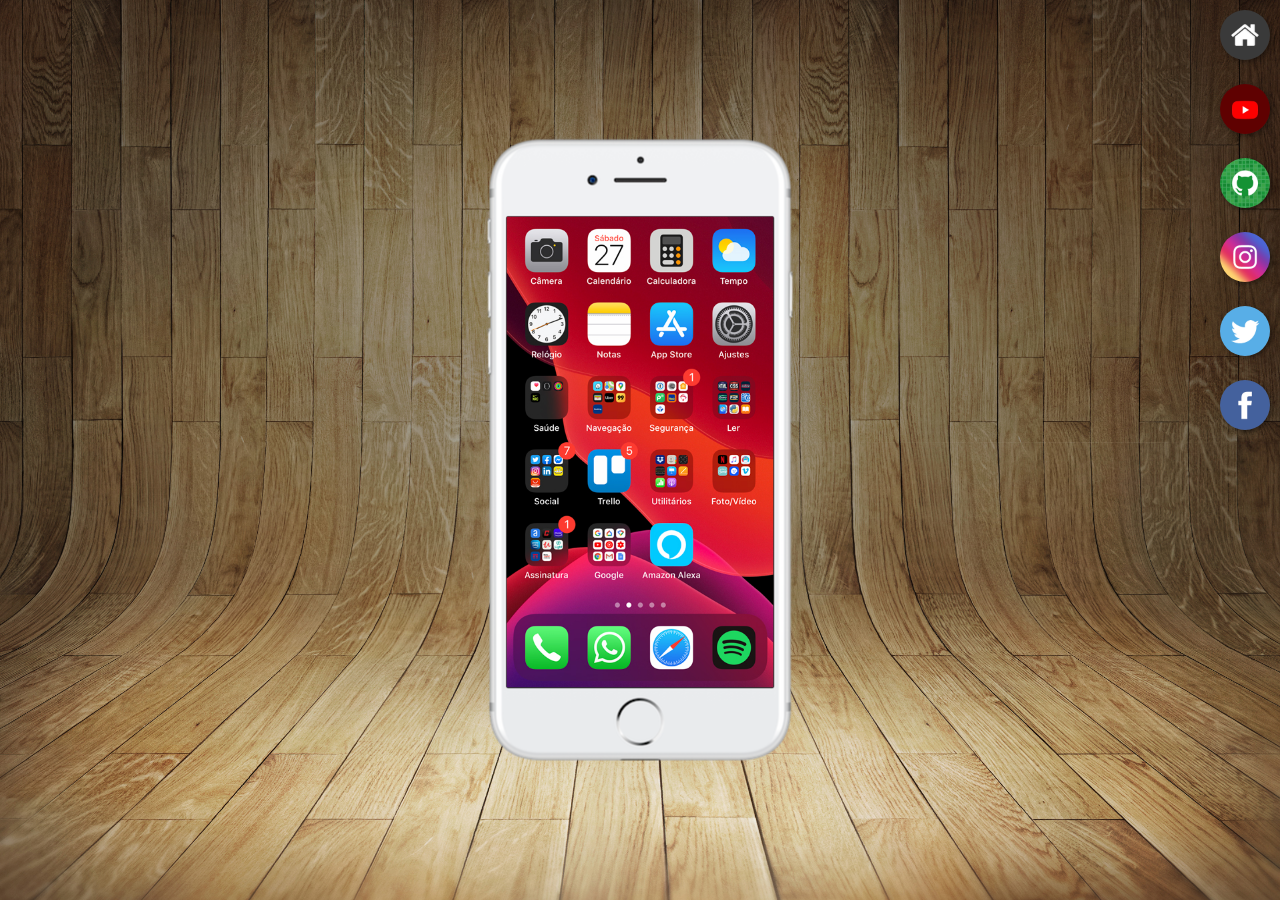
<file: index.html>
<!DOCTYPE html>
<html lang="pt-br">
<head>
    <meta charset="UTF-8">
    <meta name="viewport" content="width=device-width, initial-scale=1.0">
    <link rel="shortcut icon" href="favicon.ico" type="image/x-icon">
    <link rel="stylesheet" href="estilos/style.css">
    <title>Projeto Redes Sociais</title>
</head>
<body>
    <main>
        <section id="telefone">
            <iframe src="home.html" name="tela" id="tela" frameborder="0"> Seu navegador não é compatível com isso. </iframe>

        </section>
        <section id="redes-sociais">
            <a href="home.html" target="tela"><img src="imagens/logo-home.jpg" alt="home"></a> <br>
            <a href="youtube.html" target="tela"><img src="imagens/logo-youtube.jpg" alt="YouTube"></a> <br>
            <a href="github.html" target="tela"><img src="imagens/logo-github.jpg" alt="Github"></a> <br>
            <a href="instagram.html" target="tela"><img src="imagens/logo-instagram.jpg" alt="Instagram"></a> <br>
            <a href="twitter.html" target="tela"><img src="imagens/logo-twitter.jpg" alt="Twitter"></a> <br>
            <a href="facebook.html" target="tela"><img src="imagens/logo-facebook.jpg" alt="Facebook" ></a> <br>
                  

        </section>
    </main>
</body>
</html>
</file>
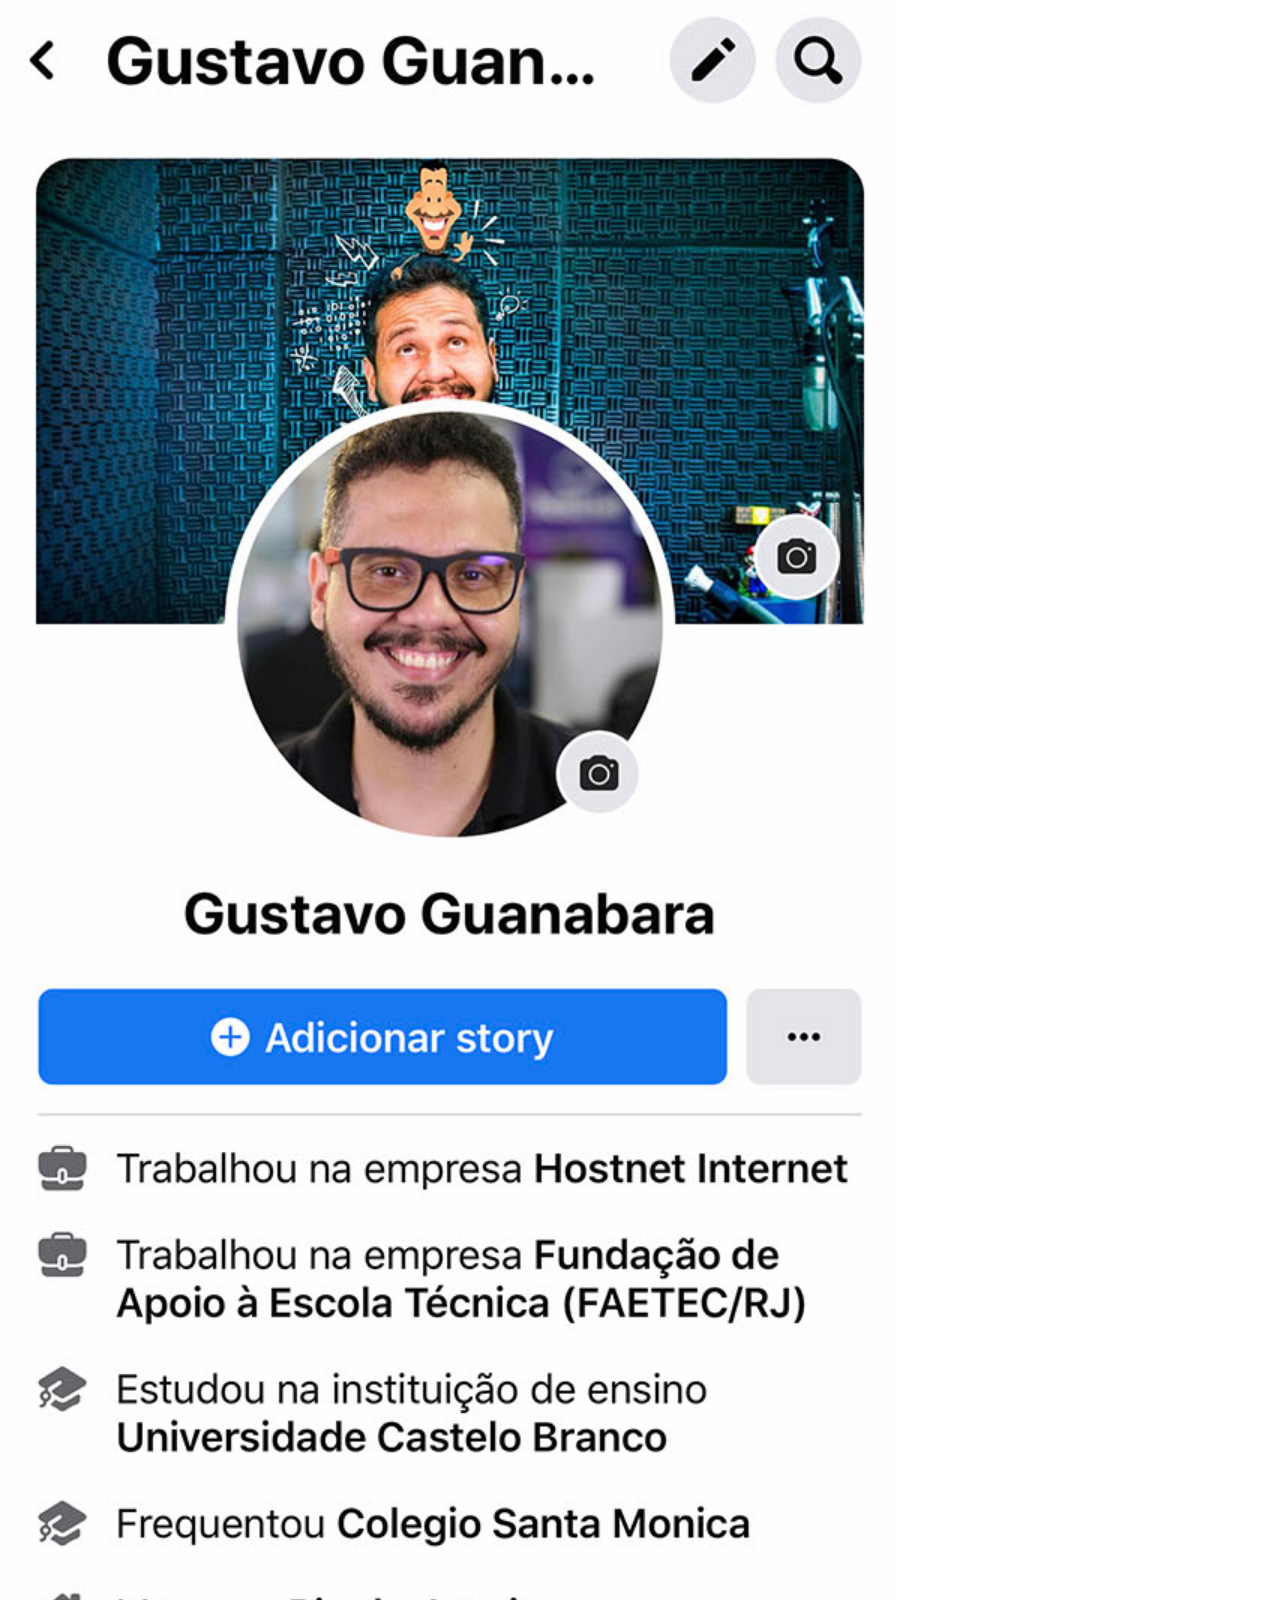
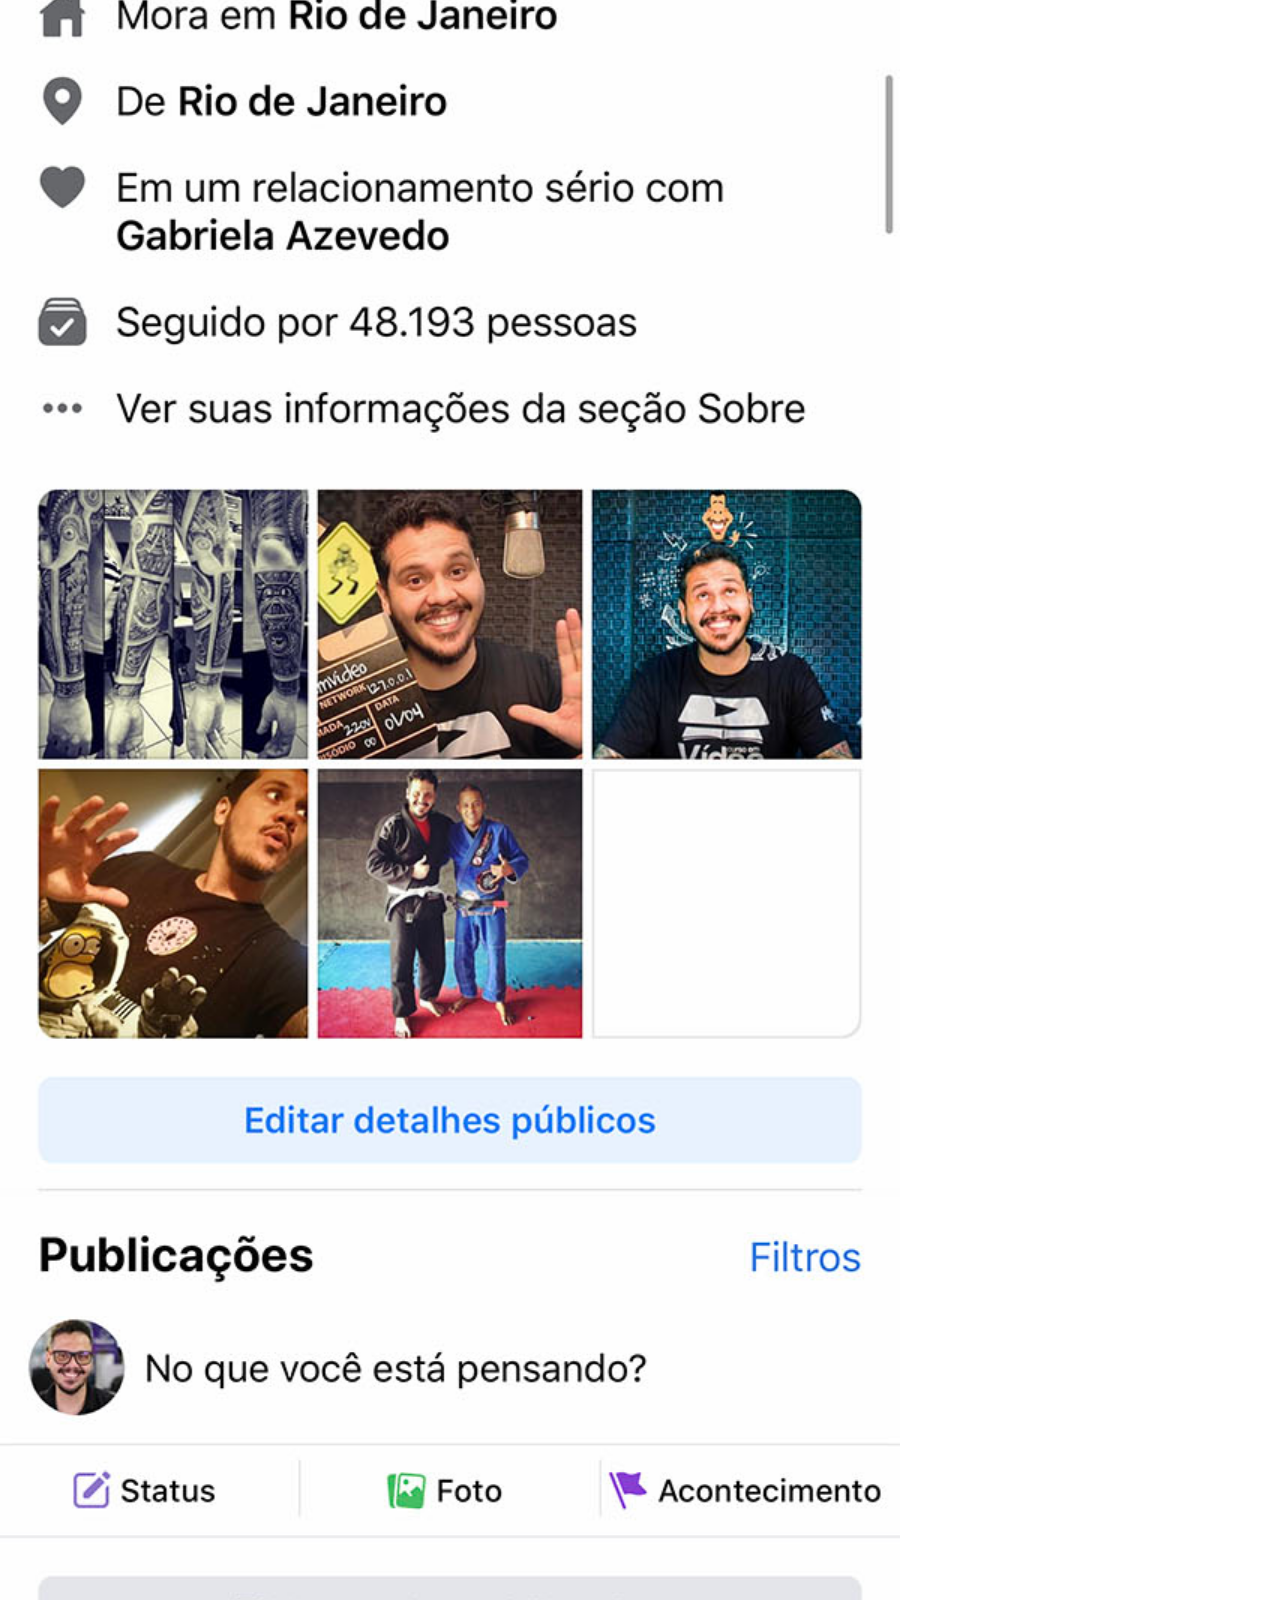
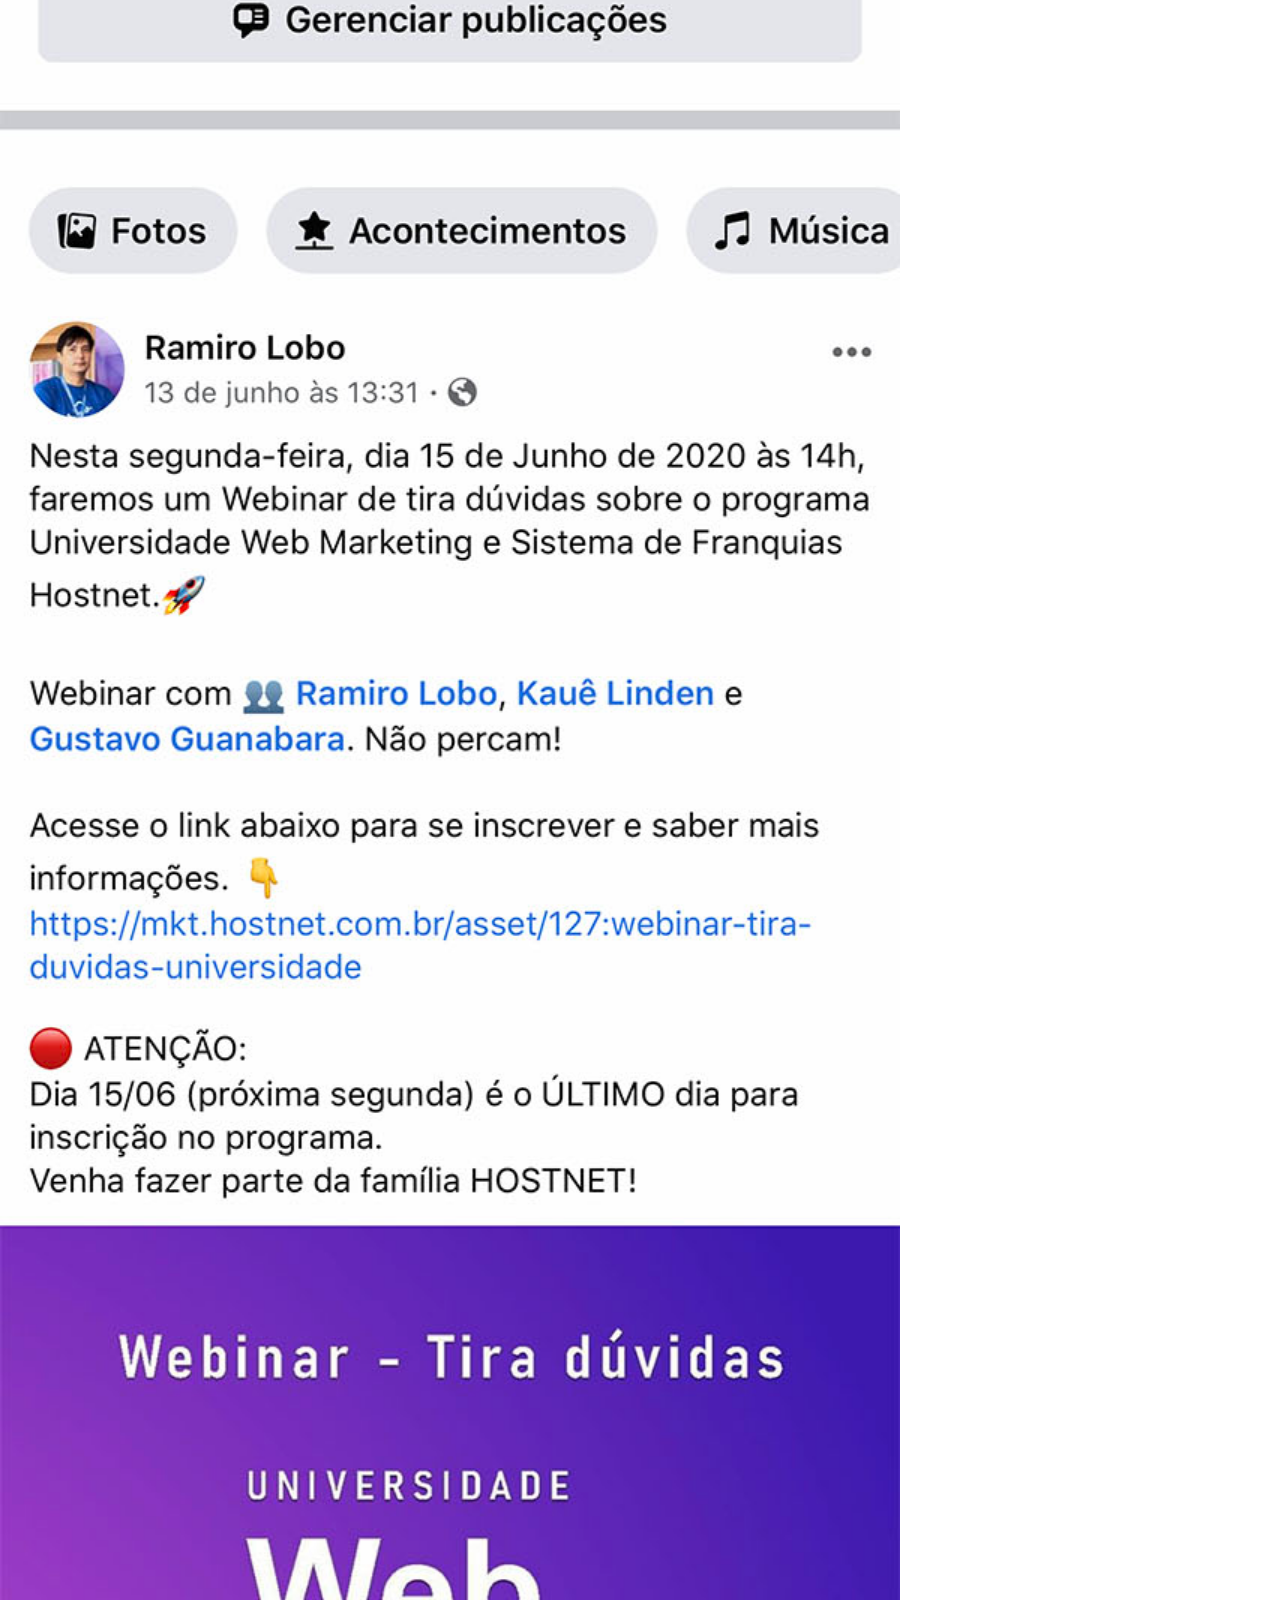
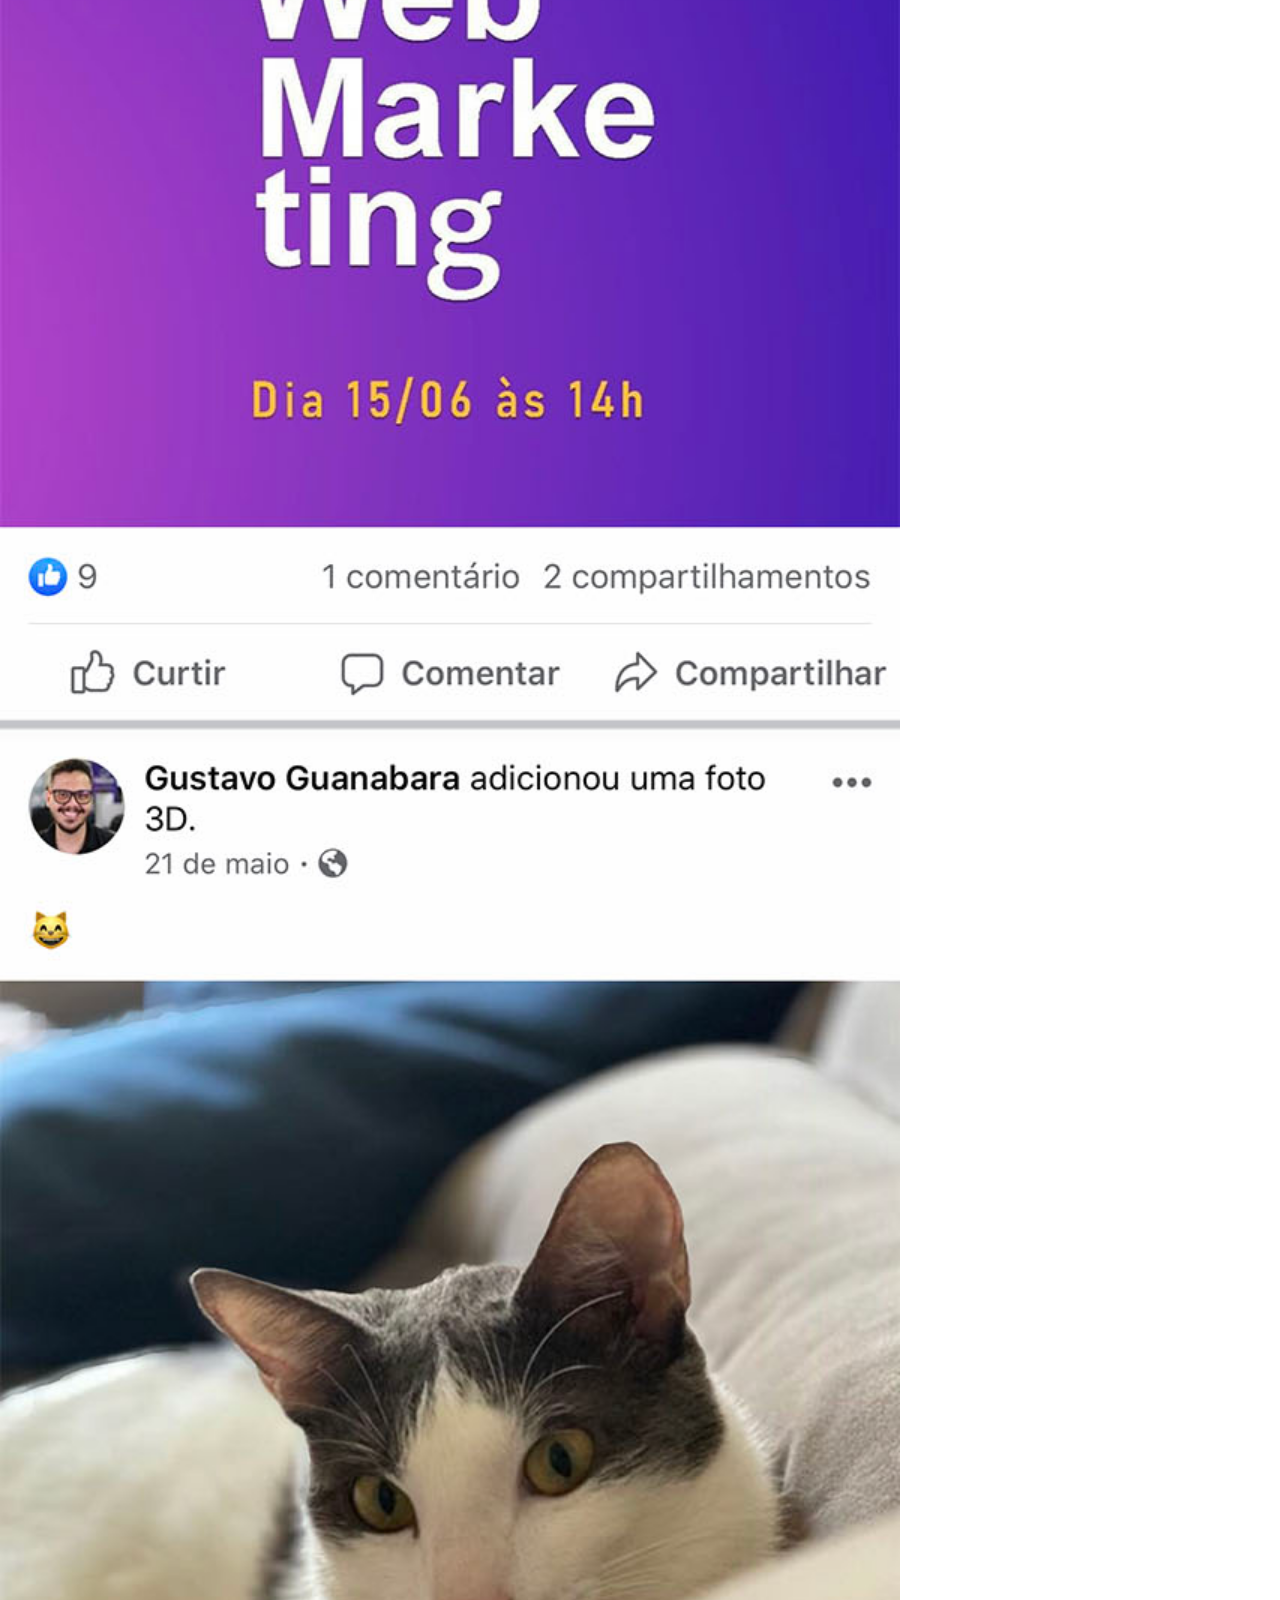
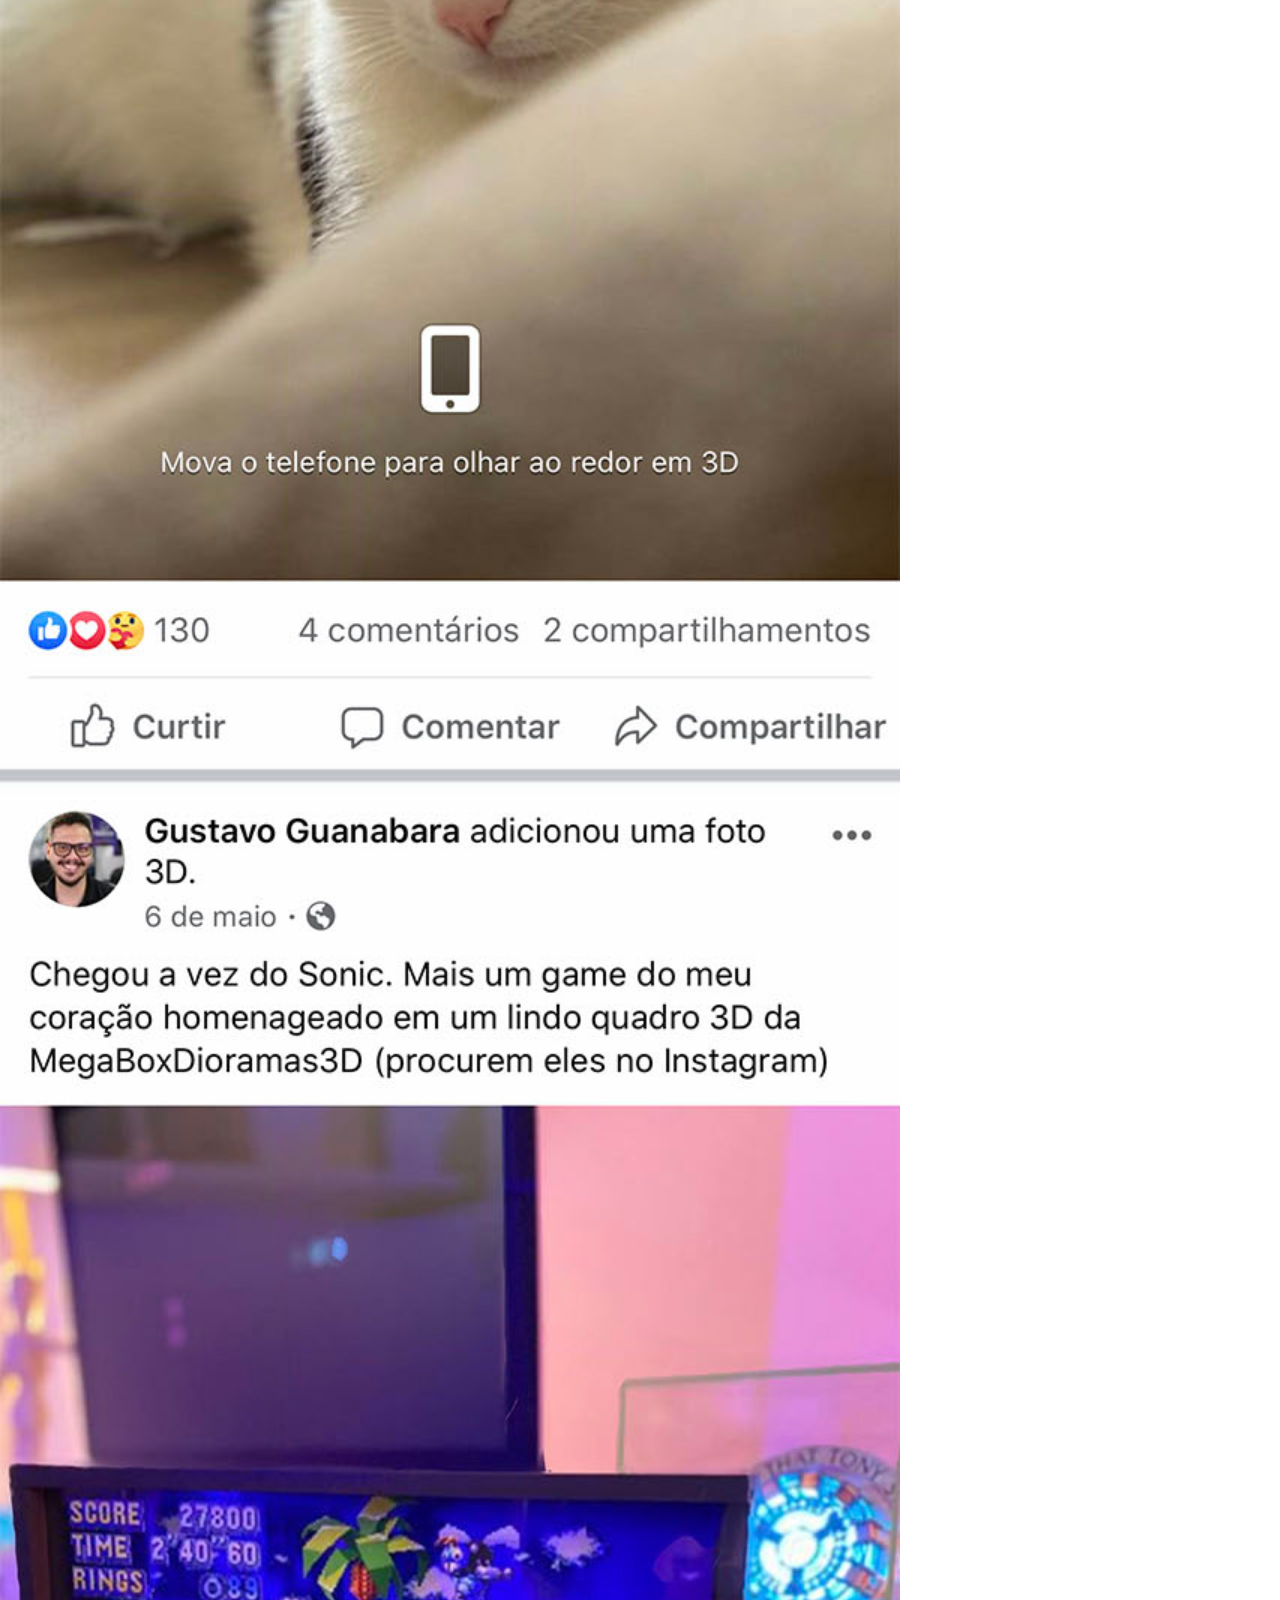
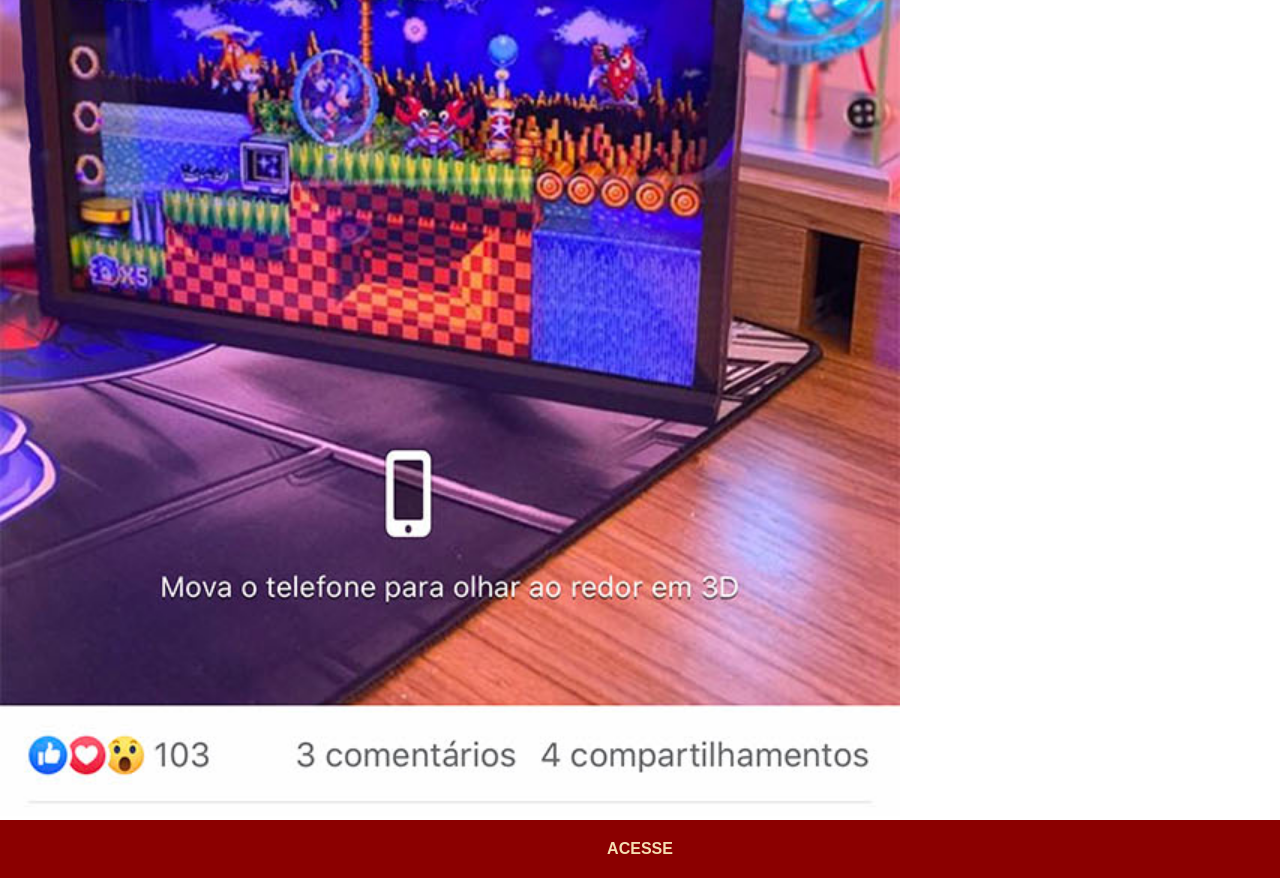
<file: facebook.html>
<!DOCTYPE html>
<html lang="en">
<head>
    <meta charset="UTF-8">
    <meta name="viewport" content="width=device-width, initial-scale=1.0">
    <title>Document</title>
    <style>
        *{
                margin:0px;
                padding: 0px;
                font-family: Arial, Helvetica, sans-serif;
            }
            ::-webkit-scrollbar {
                width: 0px;
                height: 0px;
            }
       
            img{
                width: 100vh;
            }
            a{
               display: block;
               background-color: darkred;
               color: wheat;
               padding: 20px;
               text-align: center;
               font-weight: bolder;
               text-decoration: none;
            }
            a:hover {
                background-color: red;
            }
    </style>
</head>
<body>
    <img src="imagens/tela-facebook.jpg" alt="Facebook">
    <a href="https://www.facebook.com/gustavoguanabara" target="_blank">ACESSE</a>
</body>
</html>
</file>
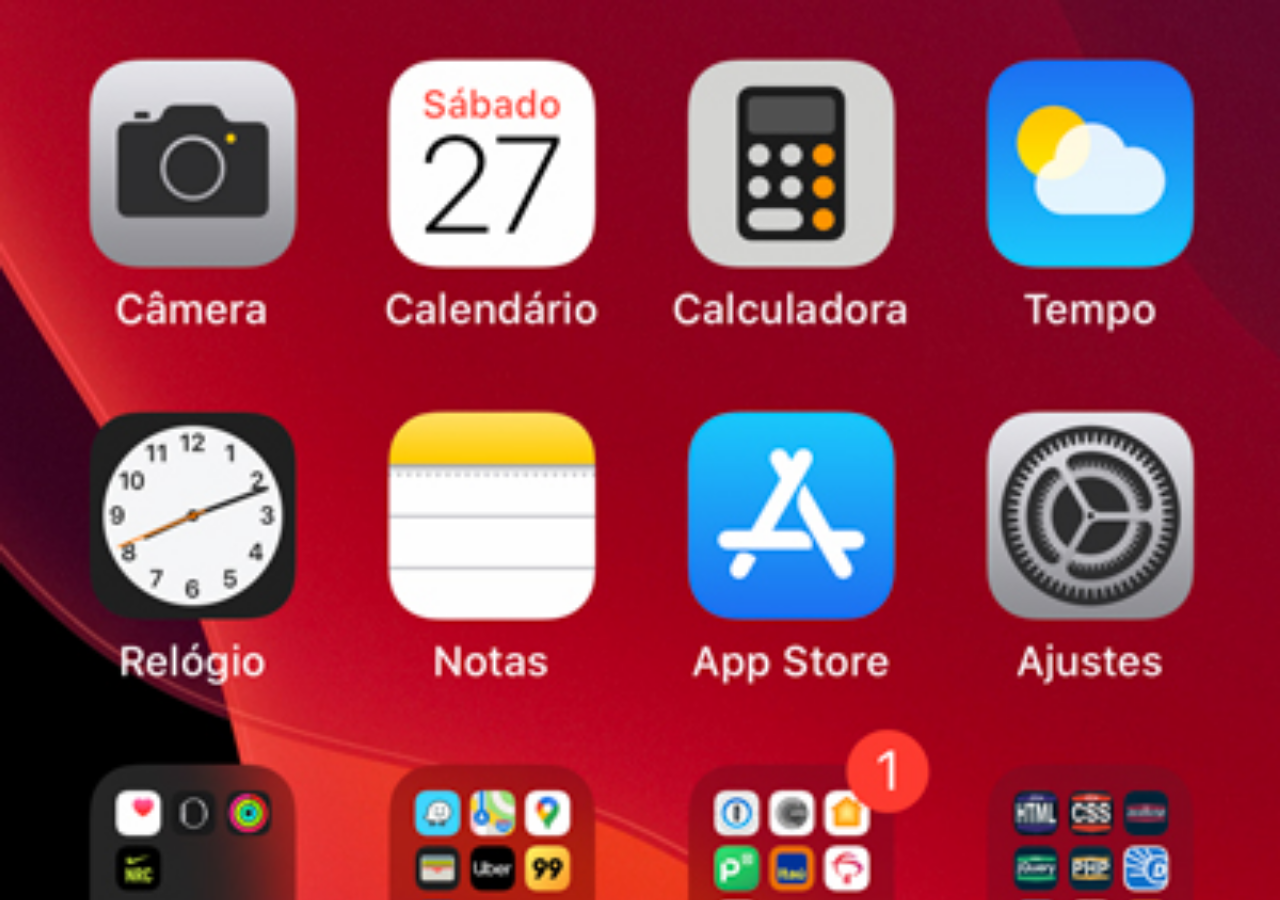
<file: home.html>
<!DOCTYPE html>
<html lang="pt-br">
<head>
    <meta charset="UTF-8">
    <meta name="viewport" content="width=device-width, initial-scale=1.0">
    <title>home</title>
    <style>
        * {
            margin: 0px;
            padding: 0px;
        }

        body {
            width: 100vw;
            height: 100vh;
            background: black url('imagens/tela-home.jpg') no-repeat top center; background-size: cover;
        }
    </style>
</head>
<body>
    
</body>
</html>
</file>
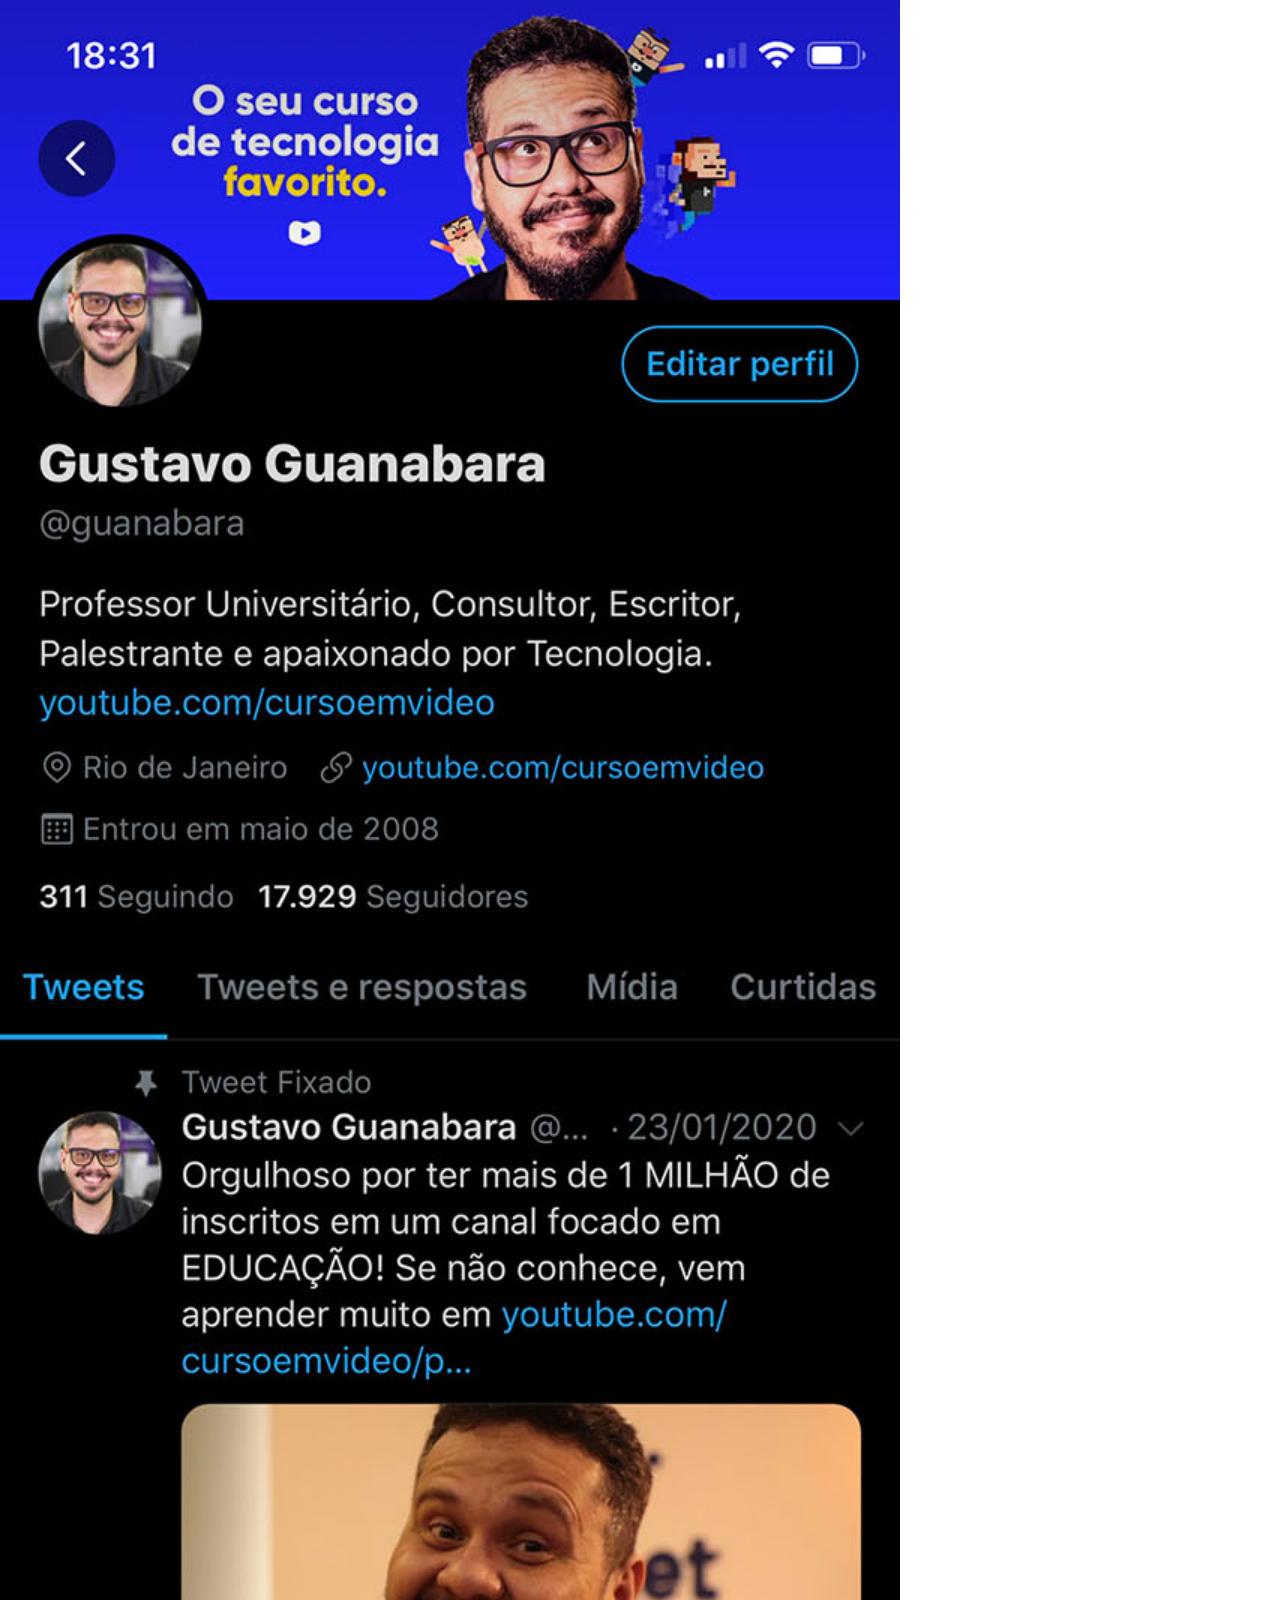
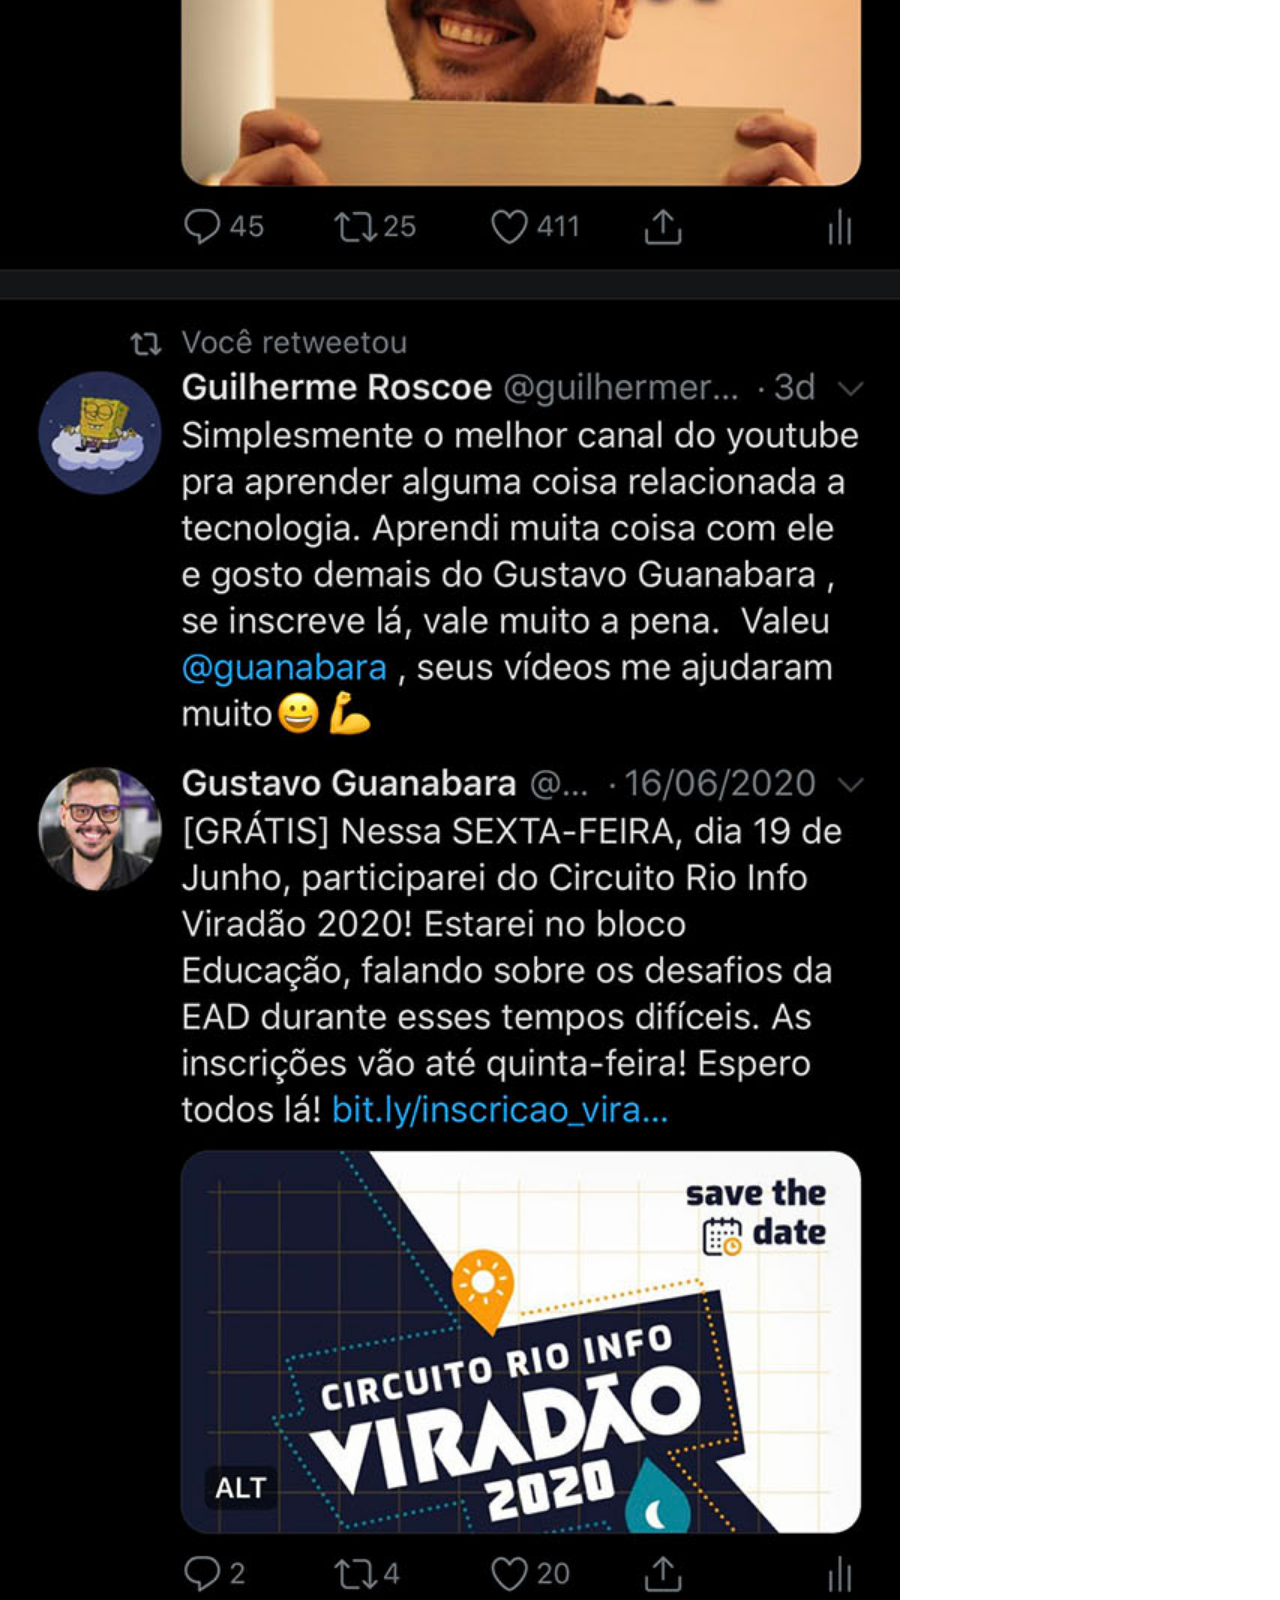
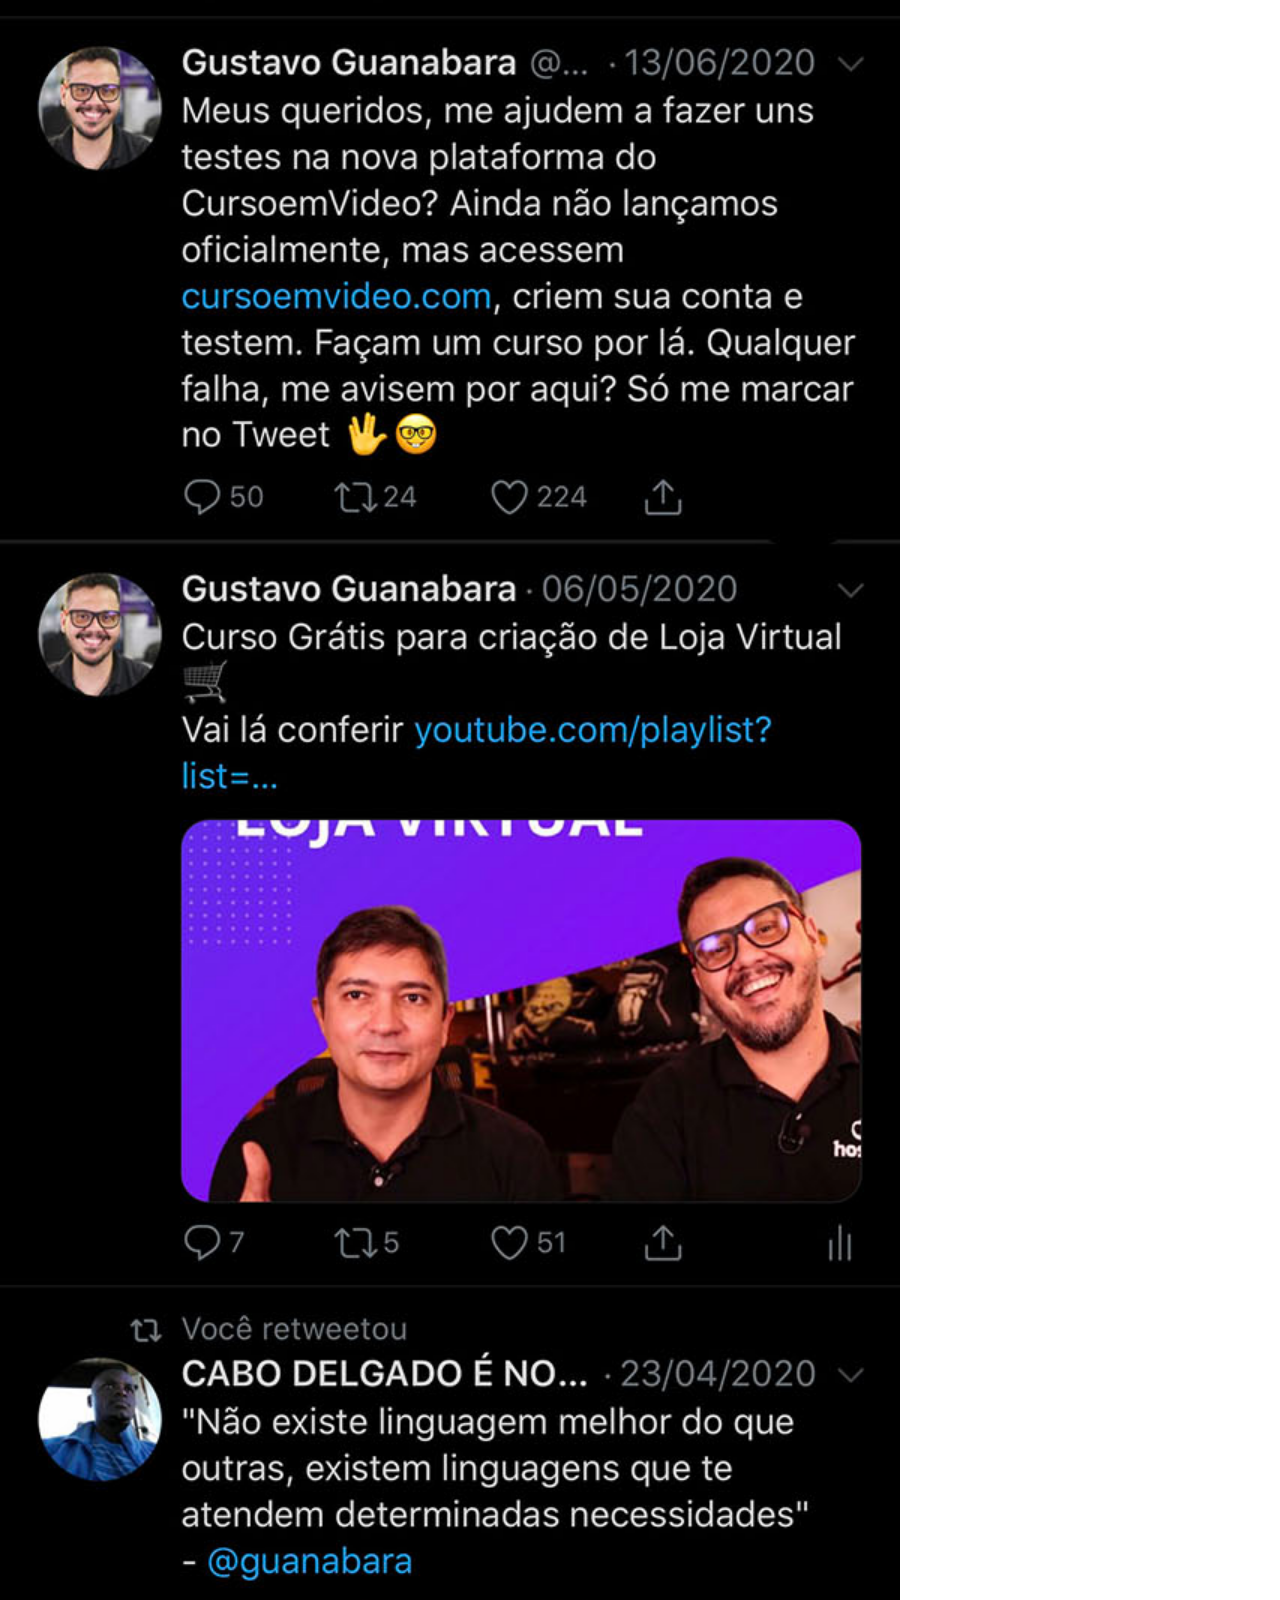
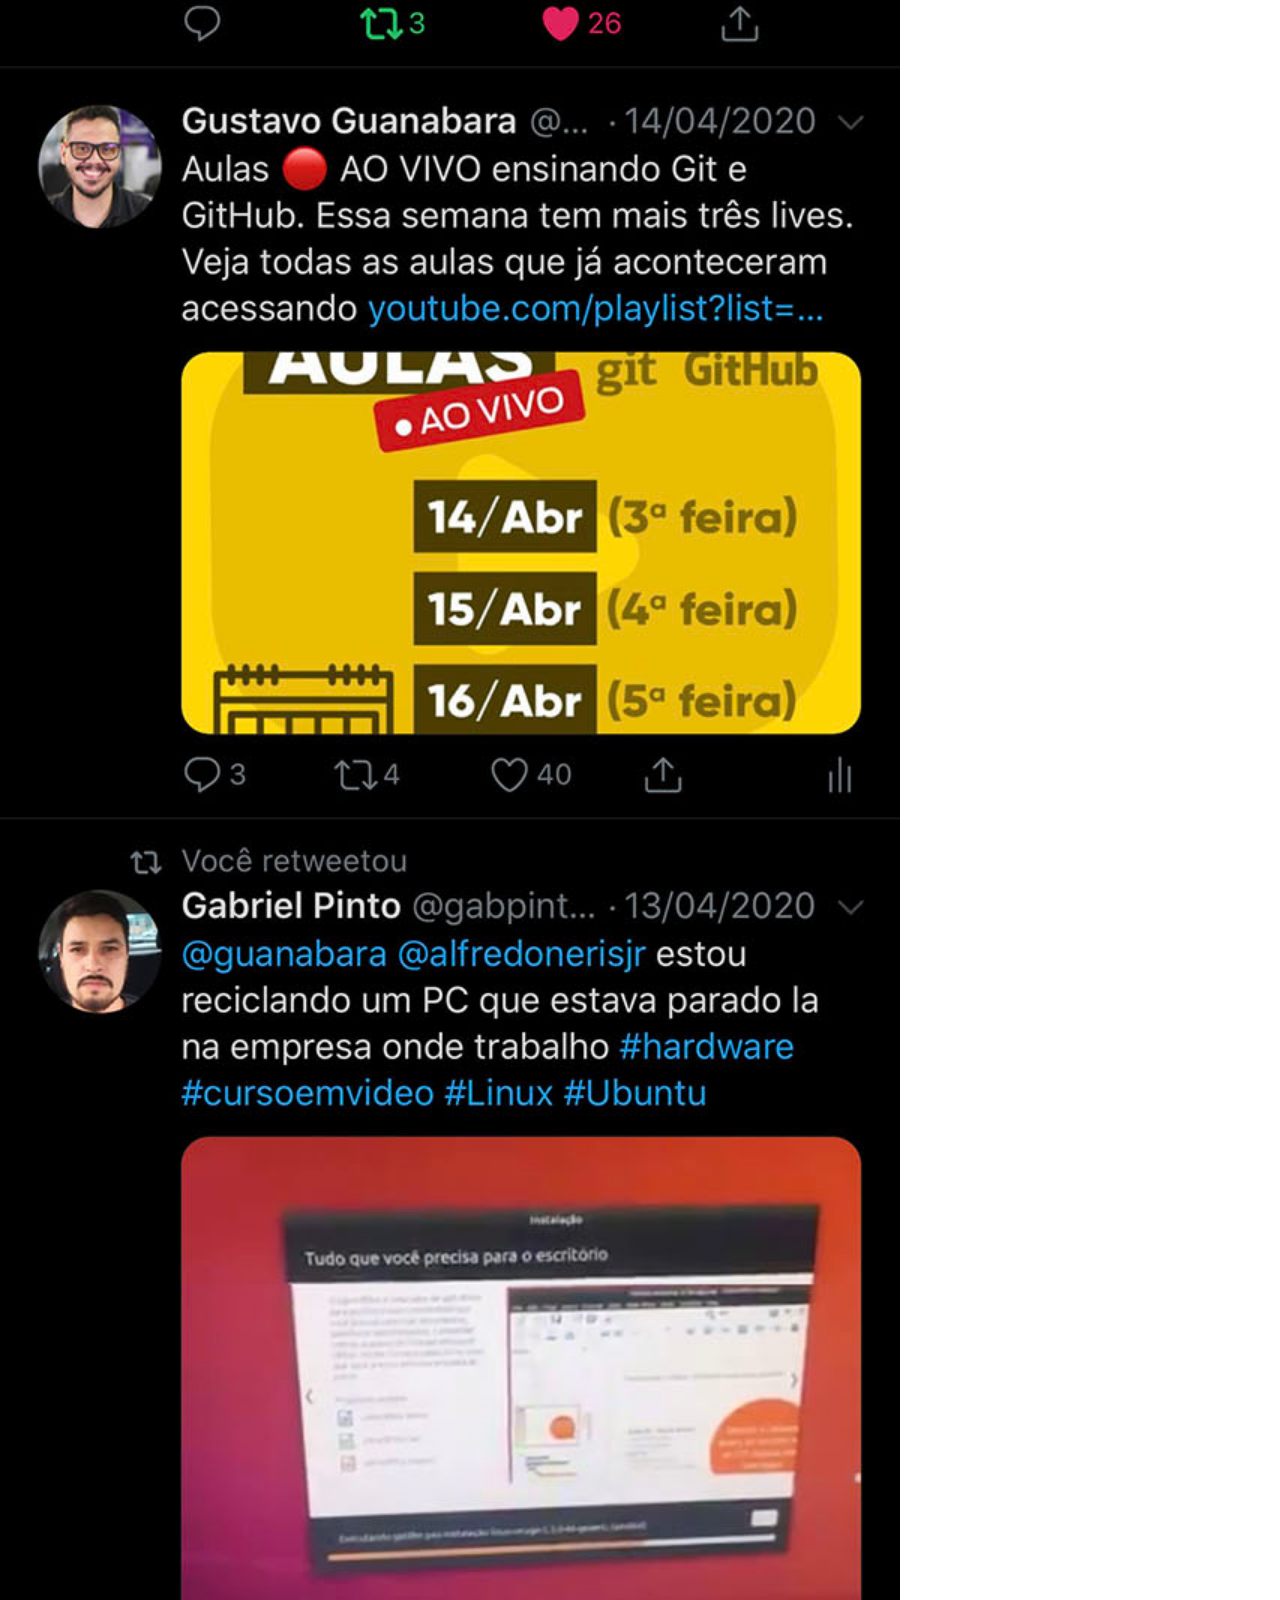
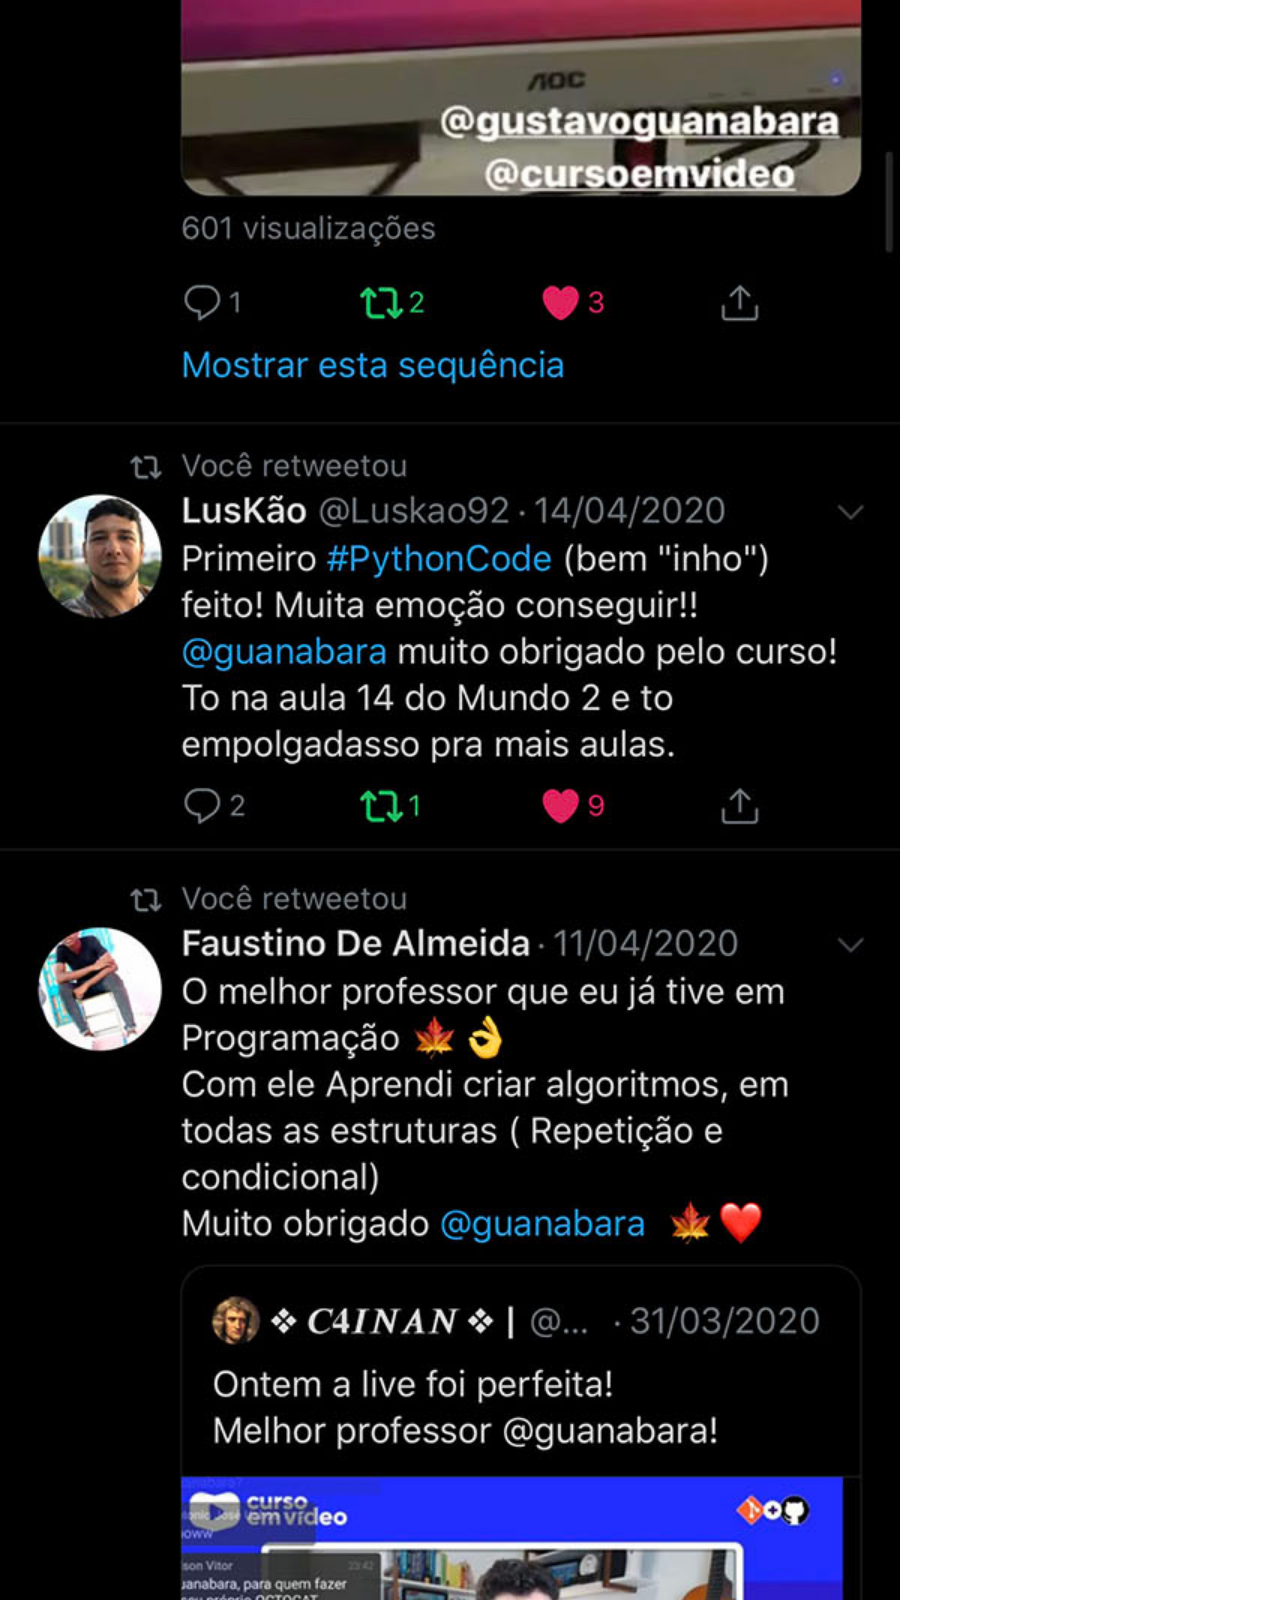
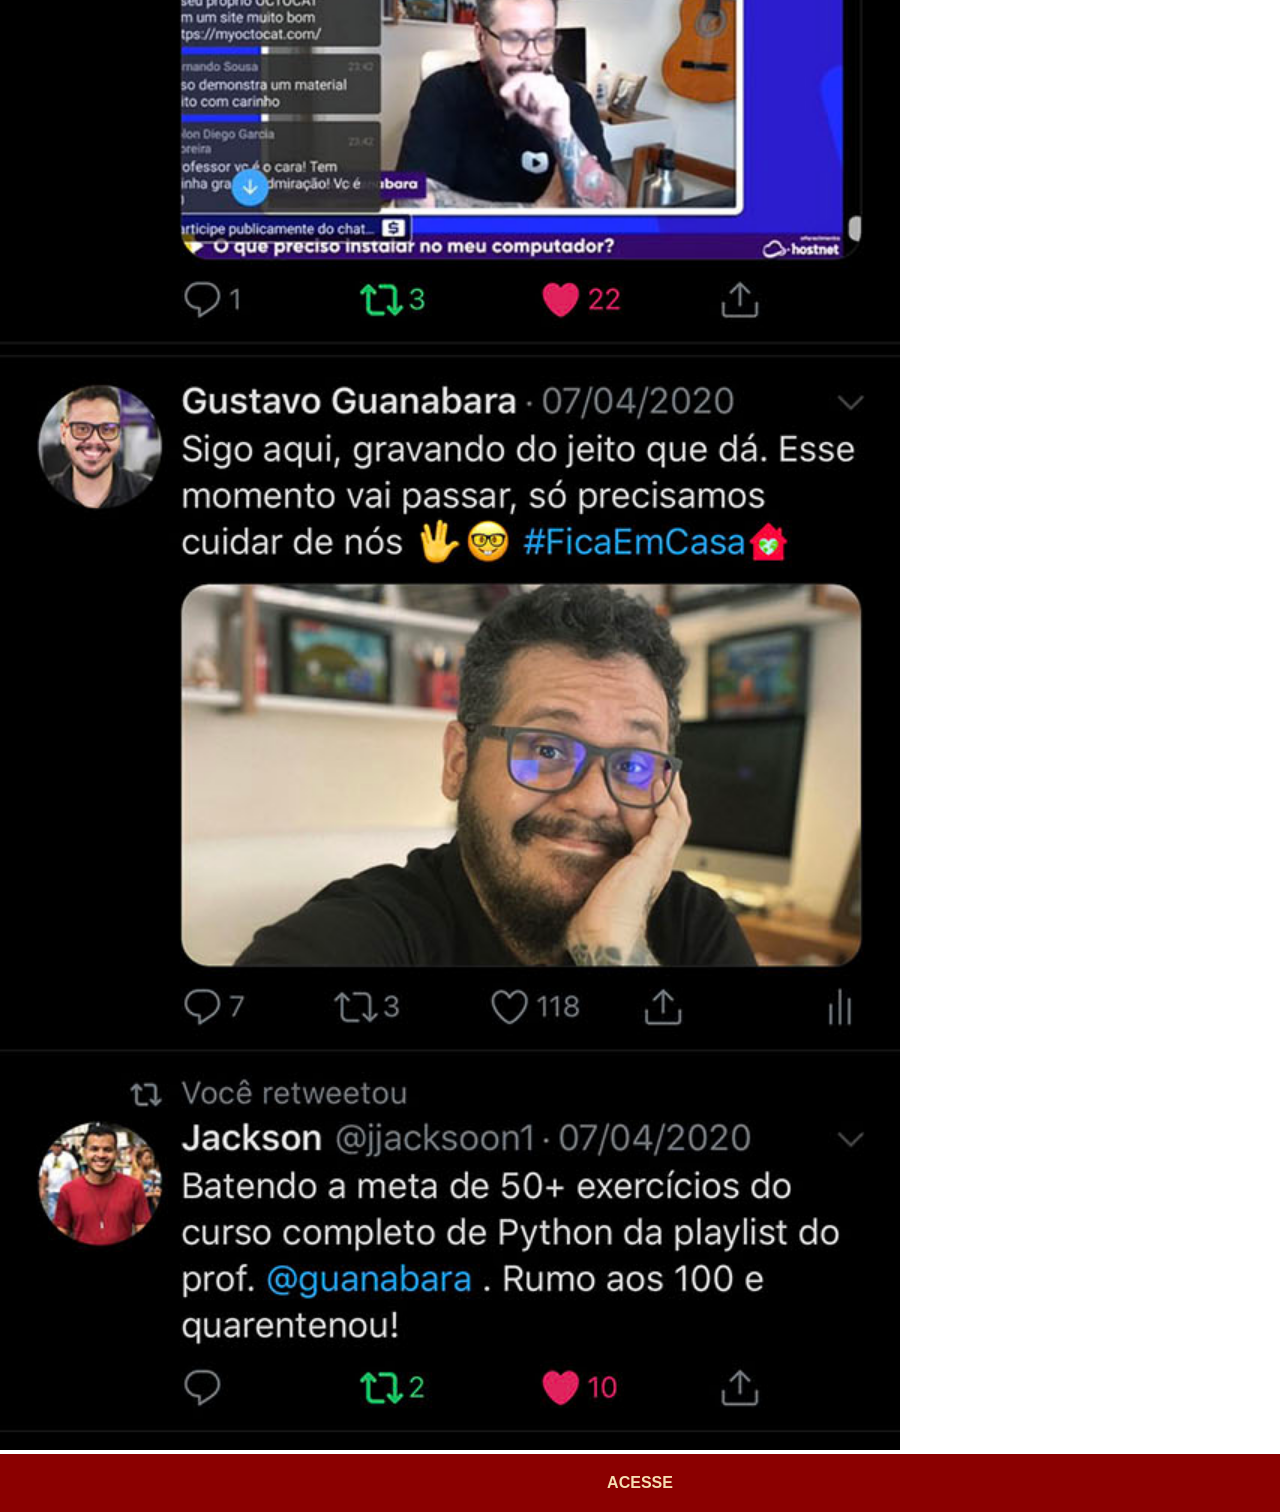
<file: twitter.html>
<!DOCTYPE html>
<html lang="pt-br">
<head>
    <meta charset="UTF-8">
    <meta name="viewport" content="width=device-width, initial-scale=1.0">
    <title>Twitter</title>
    <style>
        *{
            margin:0px;
            padding: 0px;
            font-family: Arial, Helvetica, sans-serif;

        }

        ::-webkit-scrollbar {
            width: 0px;
            height: 0px;
        }
               


        img{
            width: 100vh;
        }

        a{
           display: block;
           background-color: darkred;
           color: wheat;
           padding: 20px;
           text-align: center;
           font-weight: bolder;
           text-decoration: none;
        }  

        a:hover {
            background-color: red;
        }

    </style>
</head>
<body>
    <img src="imagens/tela-twitter.jpg" alt="Twitter">
    <a href="https://x.com/guanabara"
    target="_blank">ACESSE</a>
</body>
</html>
</file>
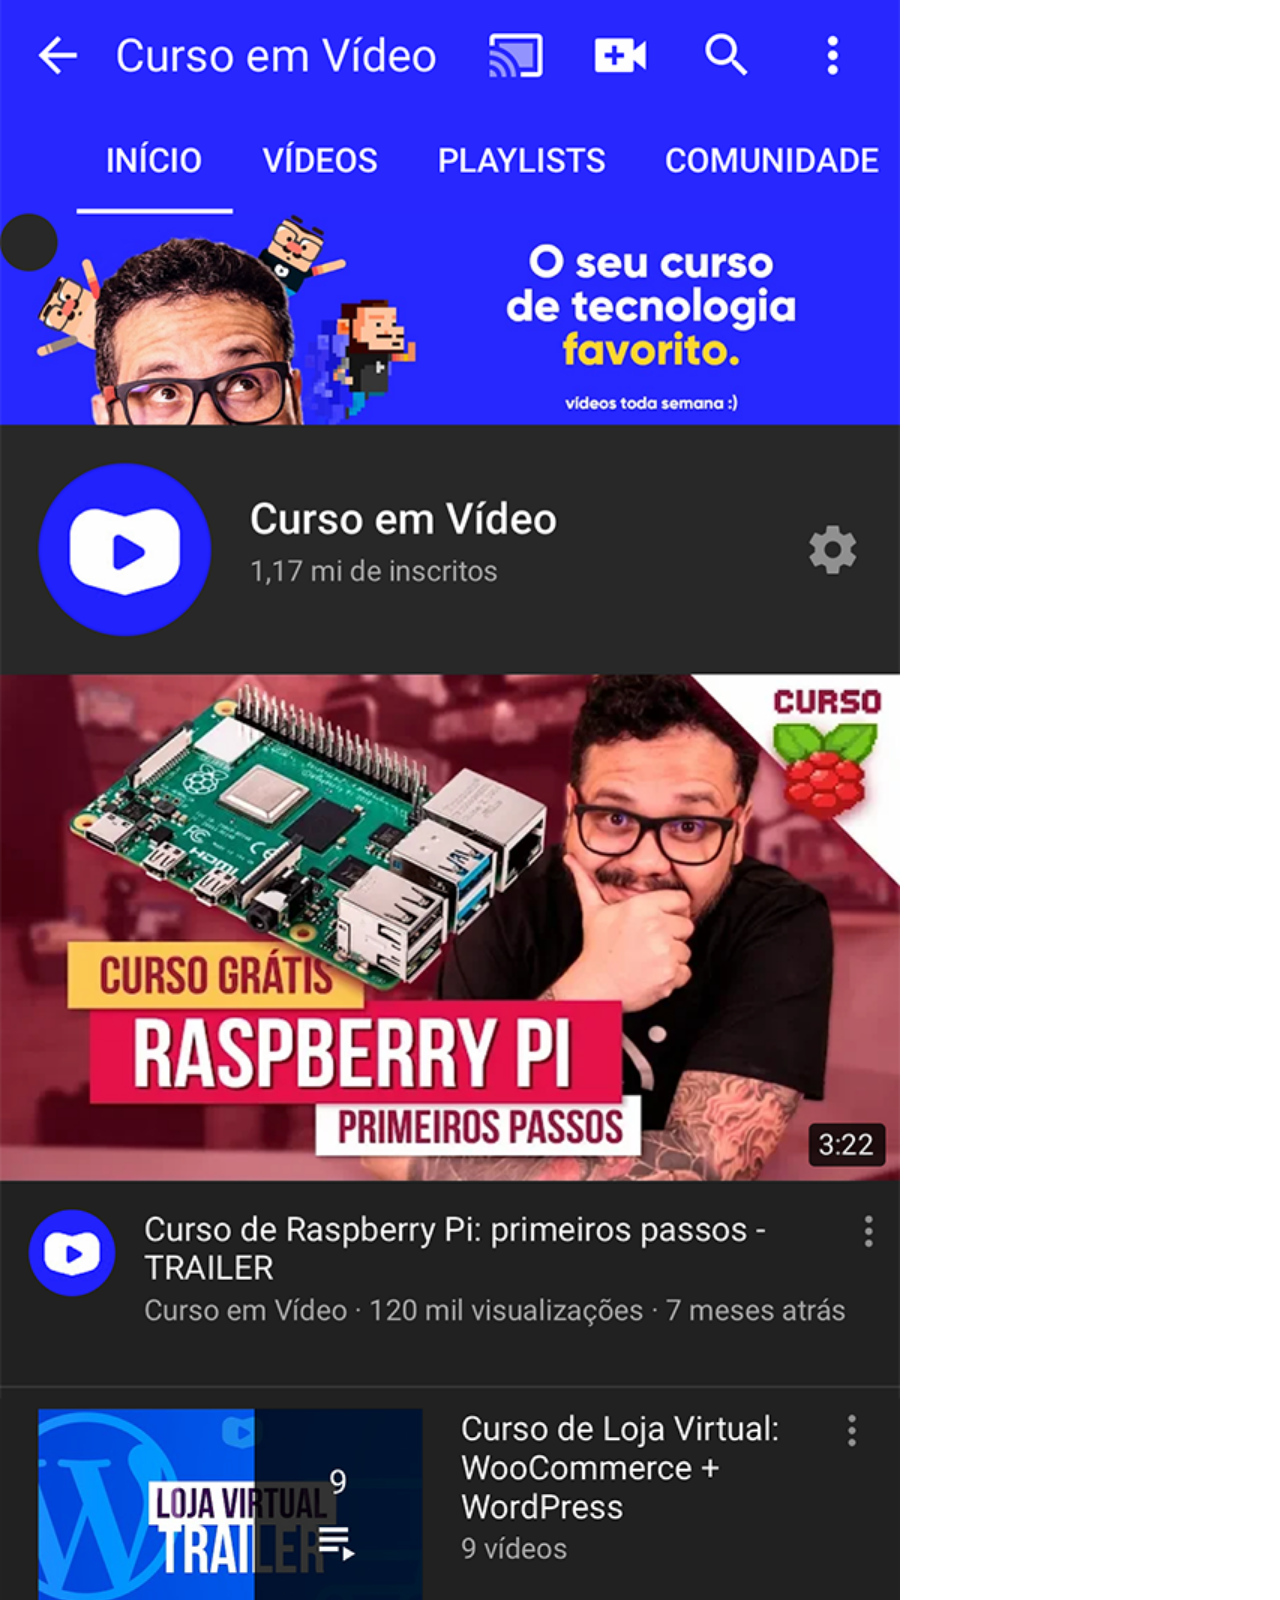
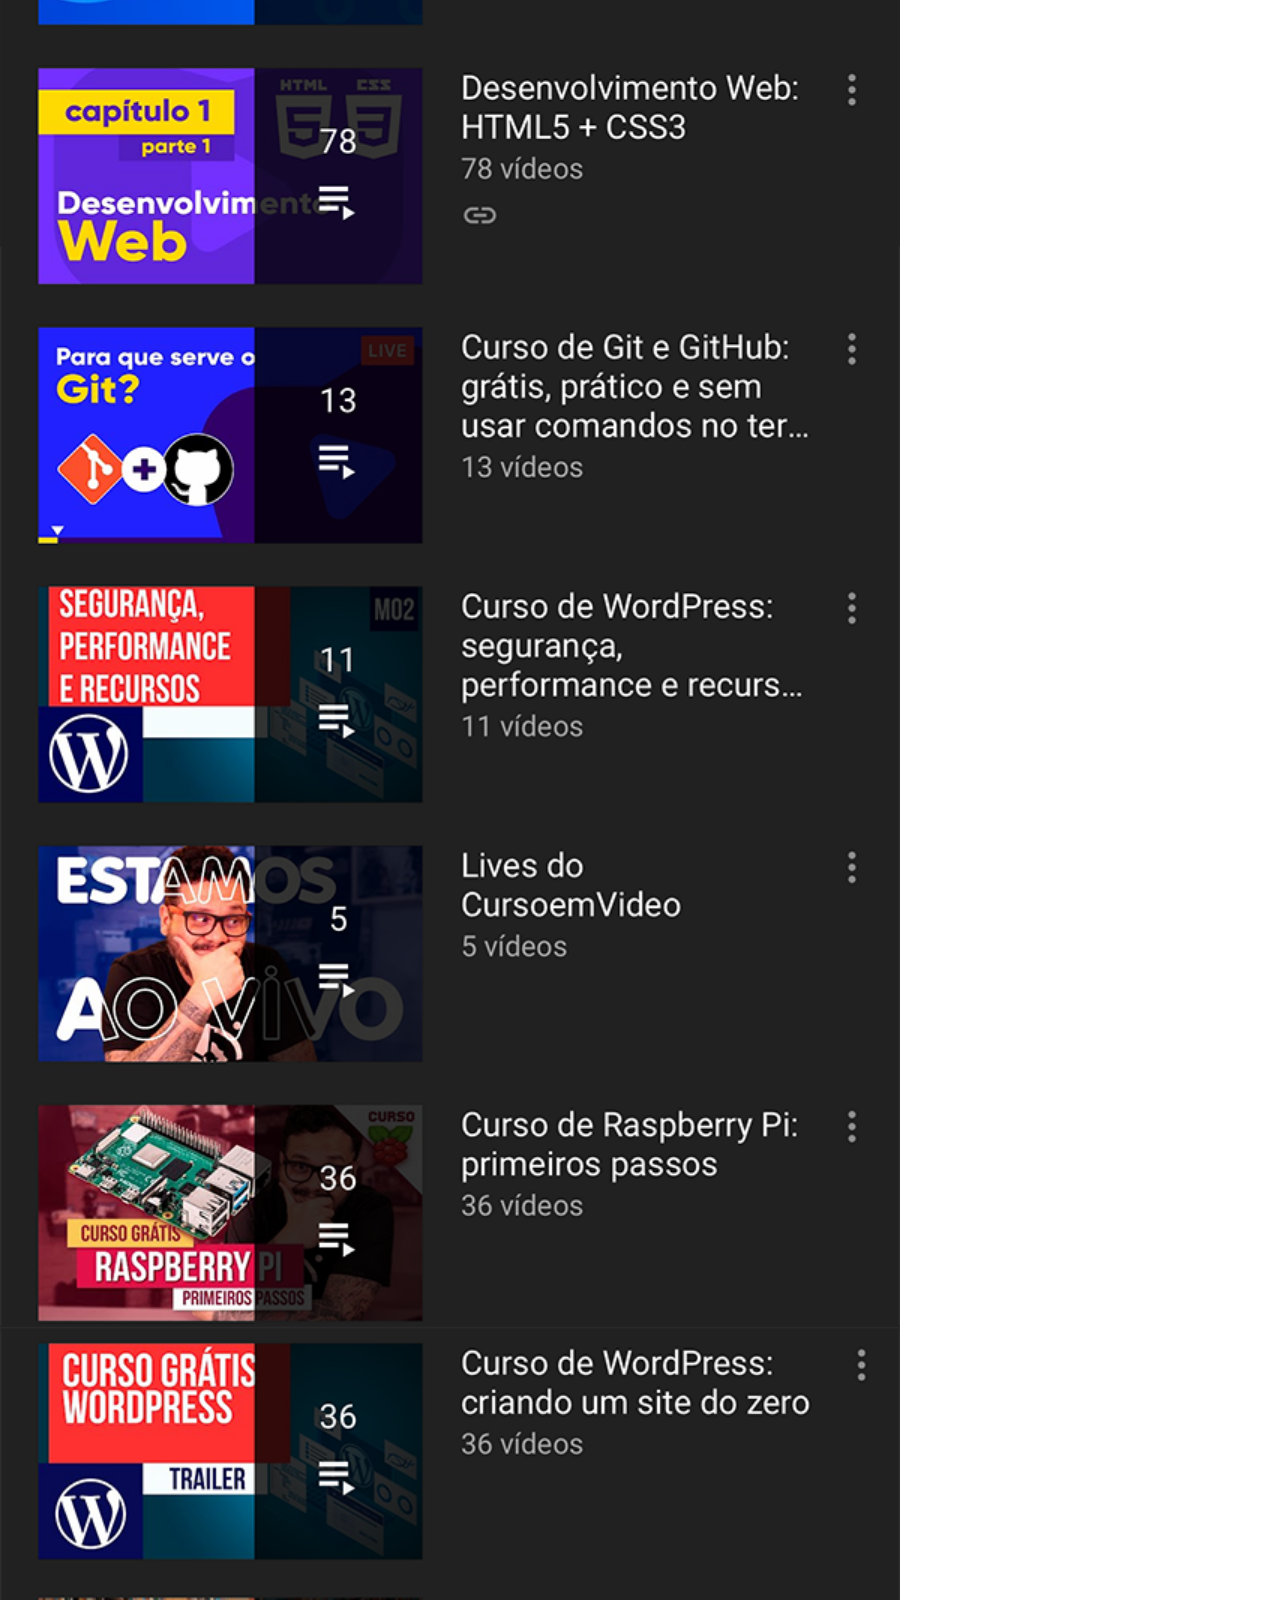
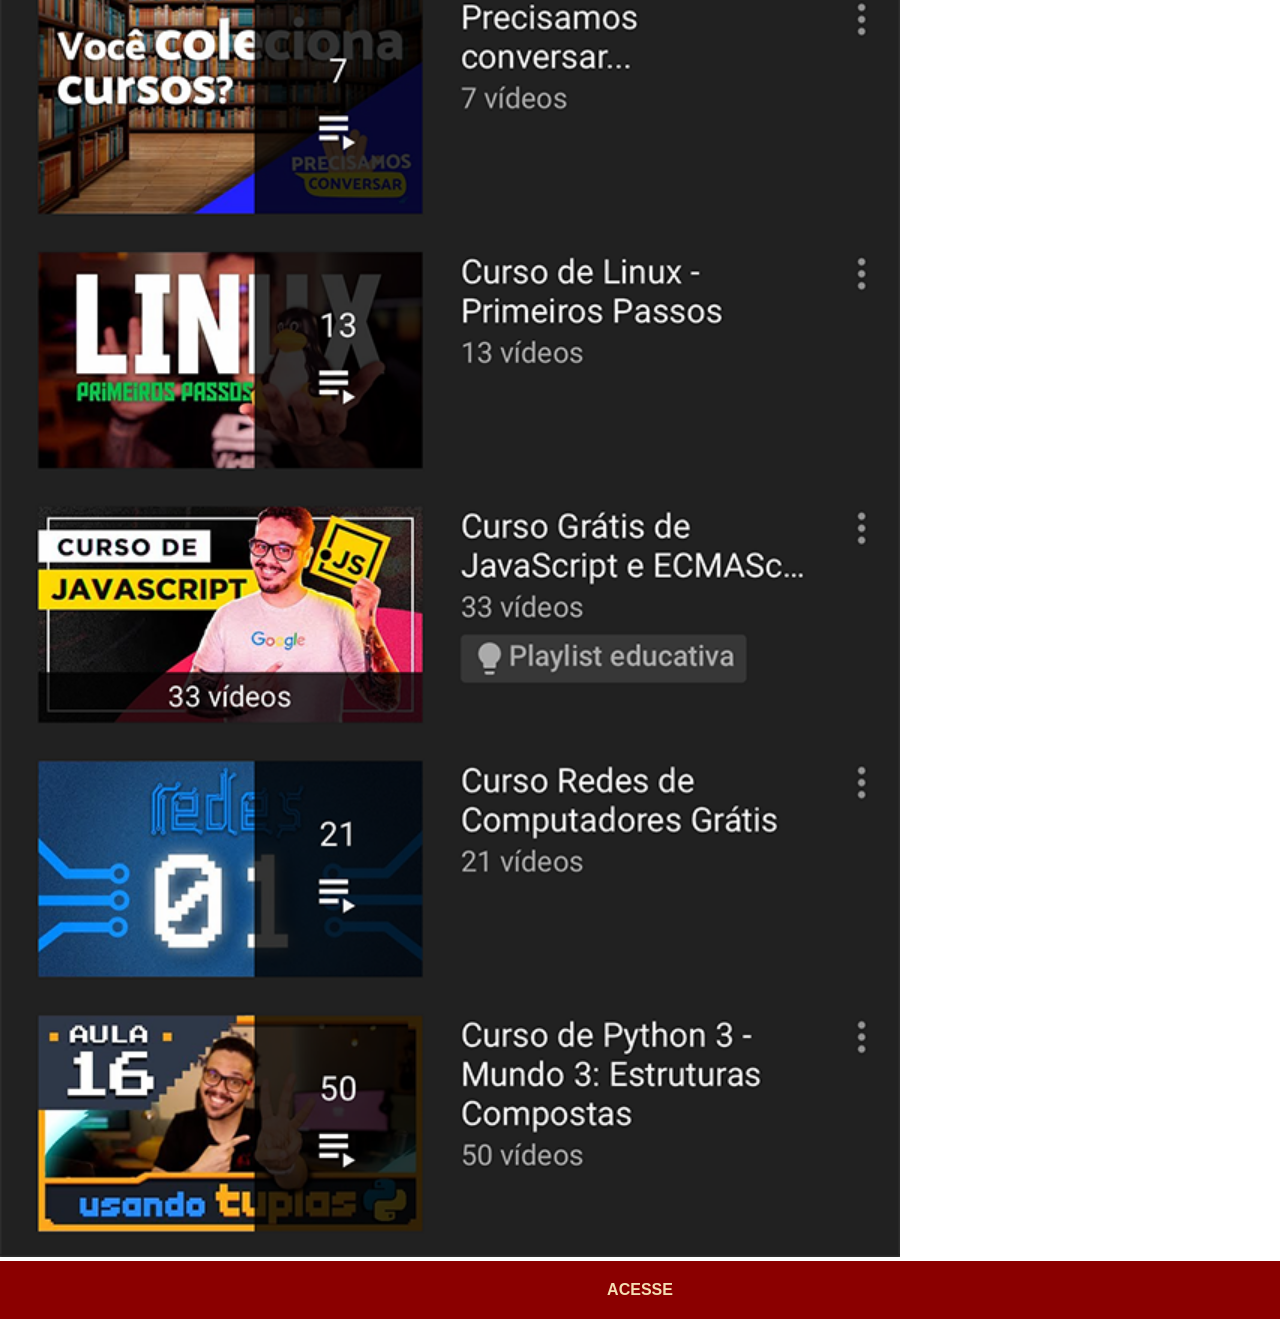
<file: youtube.html>
<!DOCTYPE html>
<html lang="pt-br">
<head>
    <meta charset="UTF-8">
    <meta name="viewport" content="width=device-width, initial-scale=1.0">
    <title>YouTube</title>

   <style>
       *{
                margin:0px;
                padding: 0px;
                font-family: Arial, Helvetica, sans-serif;
            }
            ::-webkit-scrollbar {
                width: 0px;
                height: 0px;
            }
       
            img{
                width: 100vh;
            }
            a{
               display: block;
               background-color: darkred;
               color: wheat;
               padding: 20px;
               text-align: center;
               font-weight: bolder;
               text-decoration: none;
            }
            a:hover {
                background-color: red;
            }
   </style>

</head>
<body>
    <img src="imagens/tela-youtube.png" alt="YouTube">
    <a href="https://www.youtube.com/@cursoemvideo" target="_blank">ACESSE</a>
</body>
</html>
</file>
<file: estilos/style.css>
@charset "UTF-8";

*{
    margin: 0px;
    padding: 0px;
    font-family: Arial, Helvetica, sans-serif;
}

html, body{
    height: 100vh;
    width: 100vw;
    background-color: black;
}

body{
    background: url('../imagens/fundo-madeira.jpg')no-repeat top center;
    background-size: cover;
    background-attachment: fixed;
    justify-content: center;
    align-items: center;
    
}

main{
    position: relative;
    height: 100vh;
   
}

section#telefone{
    position: absolute;
    top: 50%;
    left: 50%;
    transform: translate(-50%, -50%);

    height: 627px;
    width: 311px;
    background: url('../imagens/frame-iphone.png') no-repeat;
}

iframe#tela {

    position: relative;
    top: 80px;
    left: 22px;
    width: 267px;
    height: 471px; 
}

section#redes-sociais {
    text-align: right;
}

section#redes-sociais img {
    width: 50px;
    margin: 10px;
    border-radius: 50%;
    box-shadow: 2px 2px 5px rgba(0, 0, 0, 0.408);
    box-sizing: border-box;
}

section#redes-sociais img:hover {
    border: 2px solid rgba(255, 255, 255, 0.738);
    transform: translate(-2px, -2px);
    box-shadow: 5px 5px 10px black;
    transition: transform .3s, border 1s;
}
</file>
